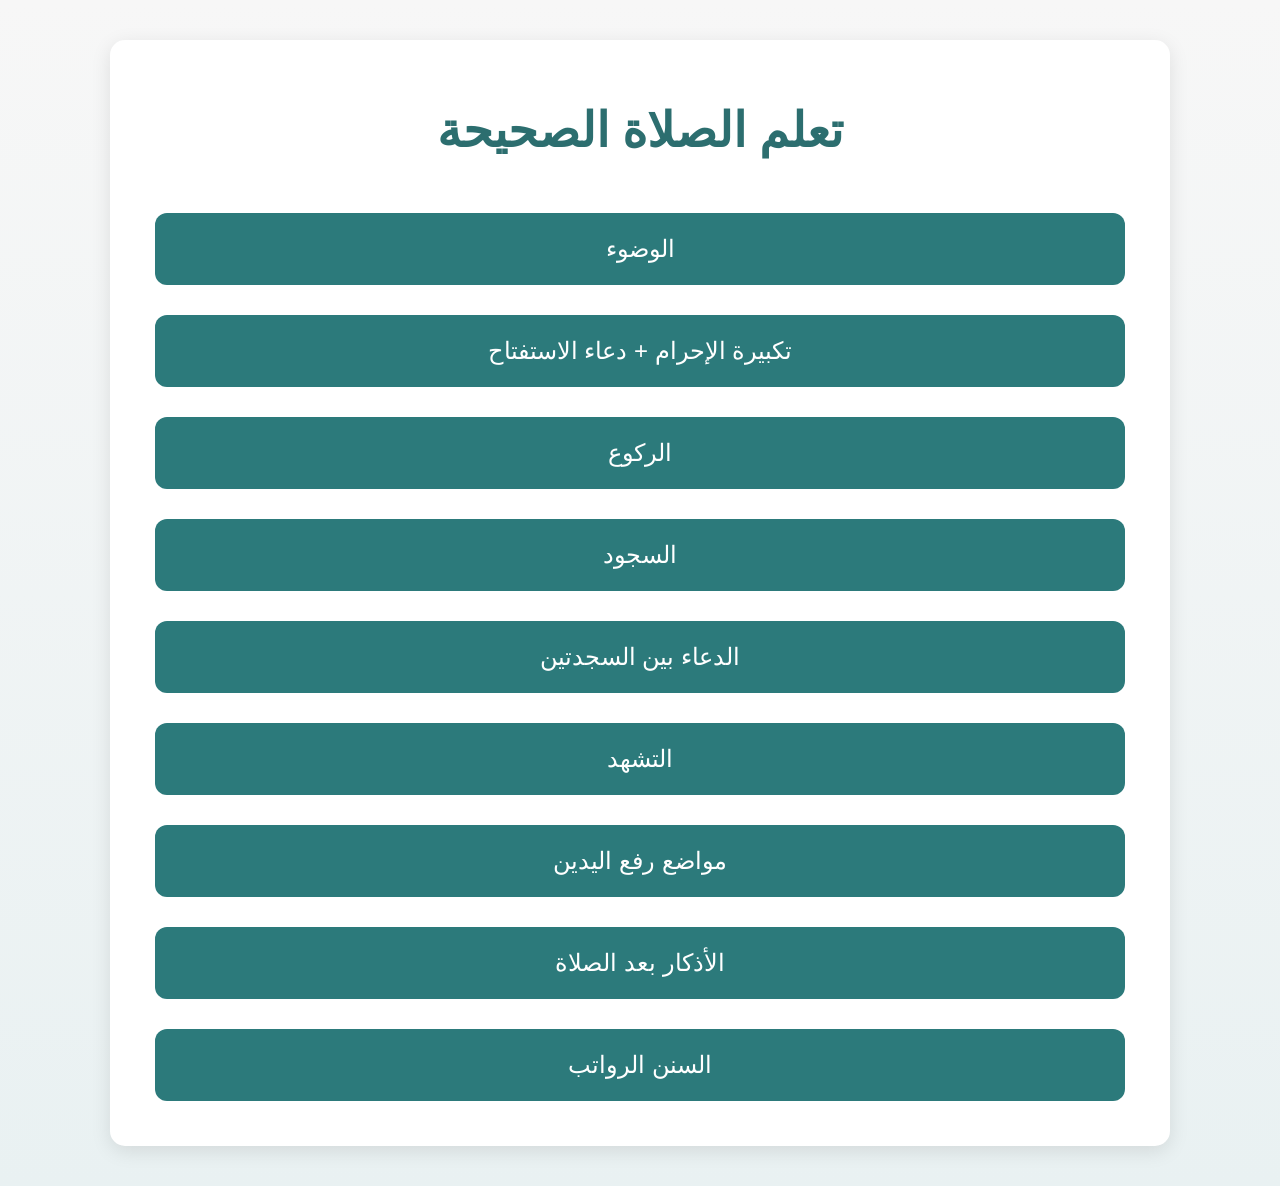
<file: index.html>
<!DOCTYPE html>
<html lang="ar" dir="rtl">
<head>
<meta charset="UTF-8">
<title>تعلم الصلاة الصحيحة</title>
<link rel="stylesheet" href="style.css">
</head>
<body>
<div class="container">
  <h1>تعلم الصلاة الصحيحة</h1>
  <div class="center">
    <a class="button" href="wudu.html">الوضوء</a>
    <a class="button" href="takbeer.html">تكبيرة الإحرام + دعاء الاستفتاح</a>
    <a class="button" href="rukoo.html">الركوع</a>
    <a class="button" href="sujood.html">السجود</a>
    <a class="button" href="between_sujood.html">الدعاء بين السجدتين</a>
    <a class="button" href="tashahhud.html">التشهد</a>
    <a class="button" href="raf3_al_yadayn.html">مواضع رفع اليدين</a>
    <a class="button" href="azkar.html">الأذكار بعد الصلاة</a>
    <a class="button" href="nawafel.html">السنن الرواتب</a>
  </div>
</div>
</body>
</html>
</file>
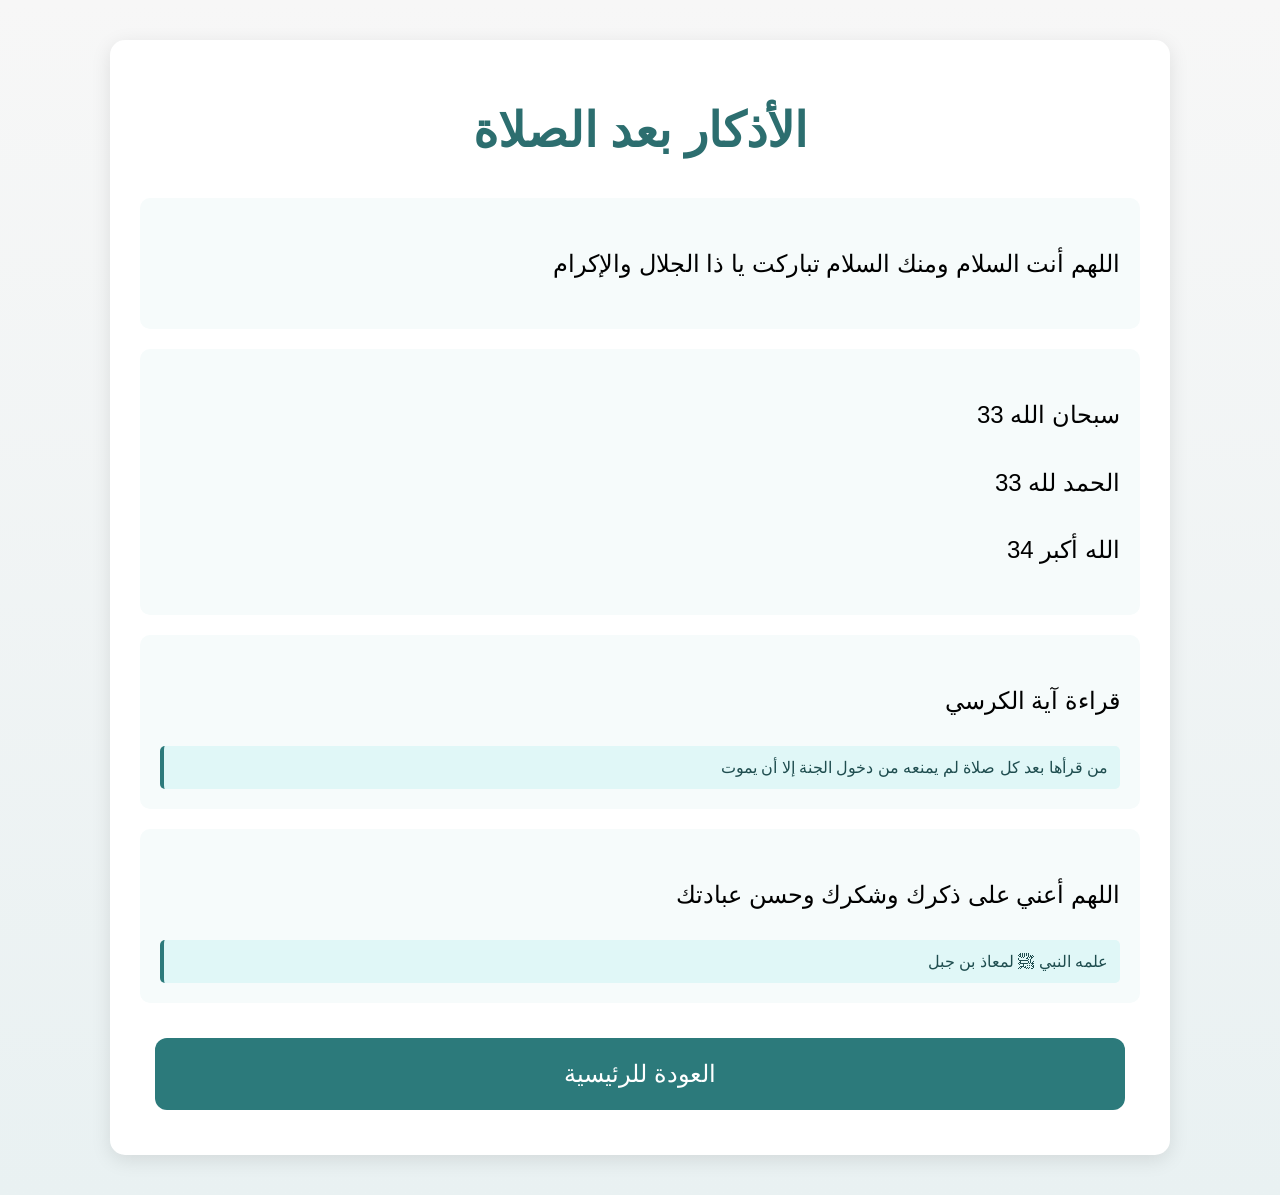
<file: azkar.html>
<!DOCTYPE html>
<html lang="ar" dir="rtl">
<head>
<meta charset="UTF-8">
<title>الأذكار بعد الصلاة</title>
<link rel="stylesheet" href="style.css">
</head>
<body>
<div class="container">
<h1>الأذكار بعد الصلاة</h1>

<div class="section">
<p>اللهم أنت السلام ومنك السلام تباركت يا ذا الجلال والإكرام</p>
</div>

<div class="section">
<p>سبحان الله 33</p>
<p>الحمد لله 33</p>
<p>الله أكبر 34</p>
</div>

<div class="section">
<p>قراءة آية الكرسي</p>

<div class="note">
من قرأها بعد كل صلاة لم يمنعه من دخول الجنة إلا أن يموت
</div>
</div>

<div class="section">
<p>اللهم أعني على ذكرك وشكرك وحسن عبادتك</p>

<div class="note">
علمه النبي ﷺ لمعاذ بن جبل
</div>
</div>

<div class="center">
<a class="button" href="index.html">العودة للرئيسية</a>
</div>

</div>
</body>
</html>
</file>
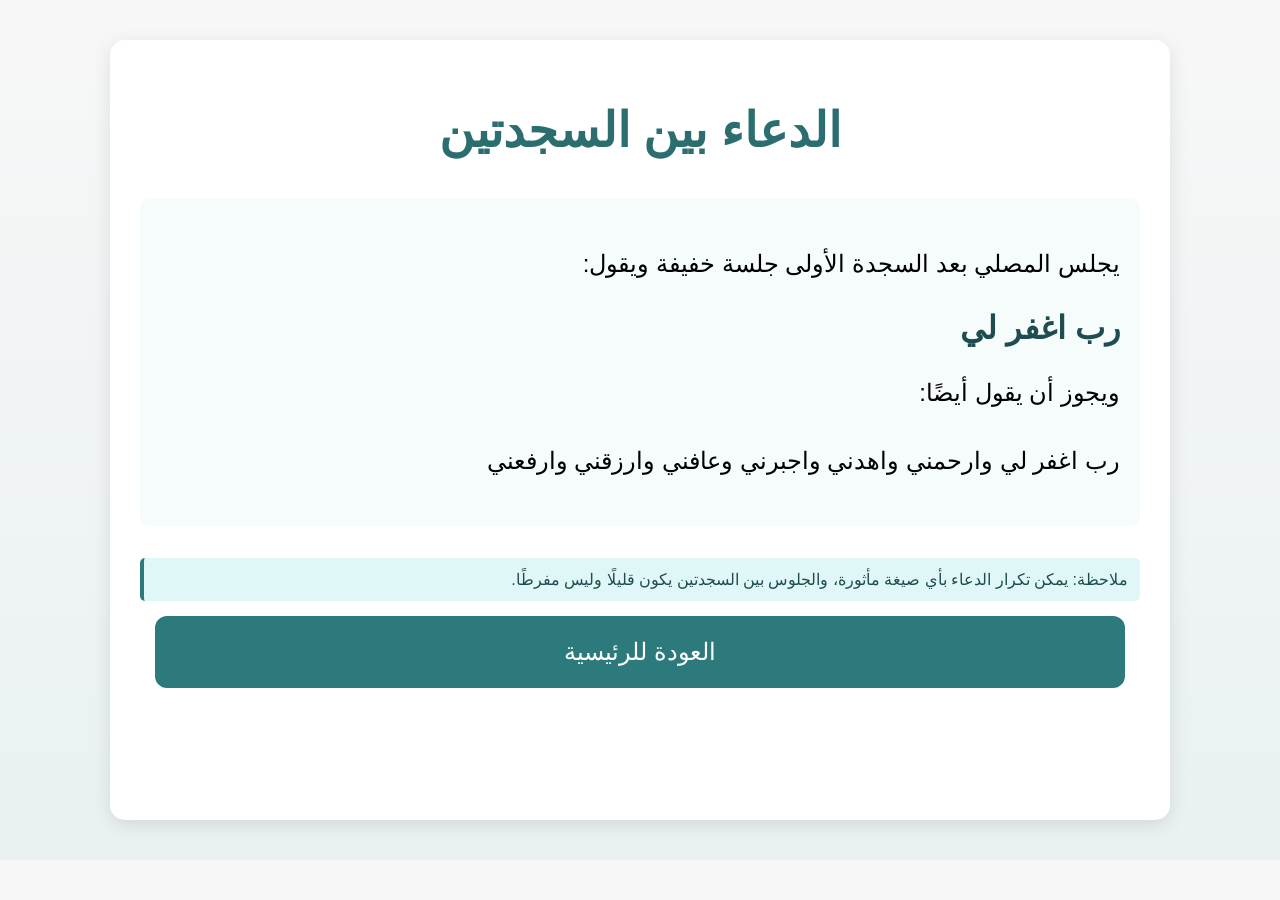
<file: between_sujood.html>
<!DOCTYPE html>
<html lang="ar" dir="rtl">
<head>
<meta charset="UTF-8">
<title>الدعاء بين السجدتين</title>
<link rel="stylesheet" href="style.css">
</head>
<body>
<div class="container">
<h1>الدعاء بين السجدتين</h1>

<div class="section">
<p>يجلس المصلي بعد السجدة الأولى جلسة خفيفة ويقول:</p>
<h2>رب اغفر لي</h2>
<p>ويجوز أن يقول أيضًا:</p>
<p>رب اغفر لي وارحمني واهدني واجبرني وعافني وارزقني وارفعني</p>
</div>

<div class="note">
ملاحظة: يمكن تكرار الدعاء بأي صيغة مأثورة، والجلوس بين السجدتين يكون قليلًا وليس مفرطًا.
</div>

<div class="center">
<a class="button" href="index.html">العودة للرئيسية</a>
</div>
</div>
</body>
</html>
</file>
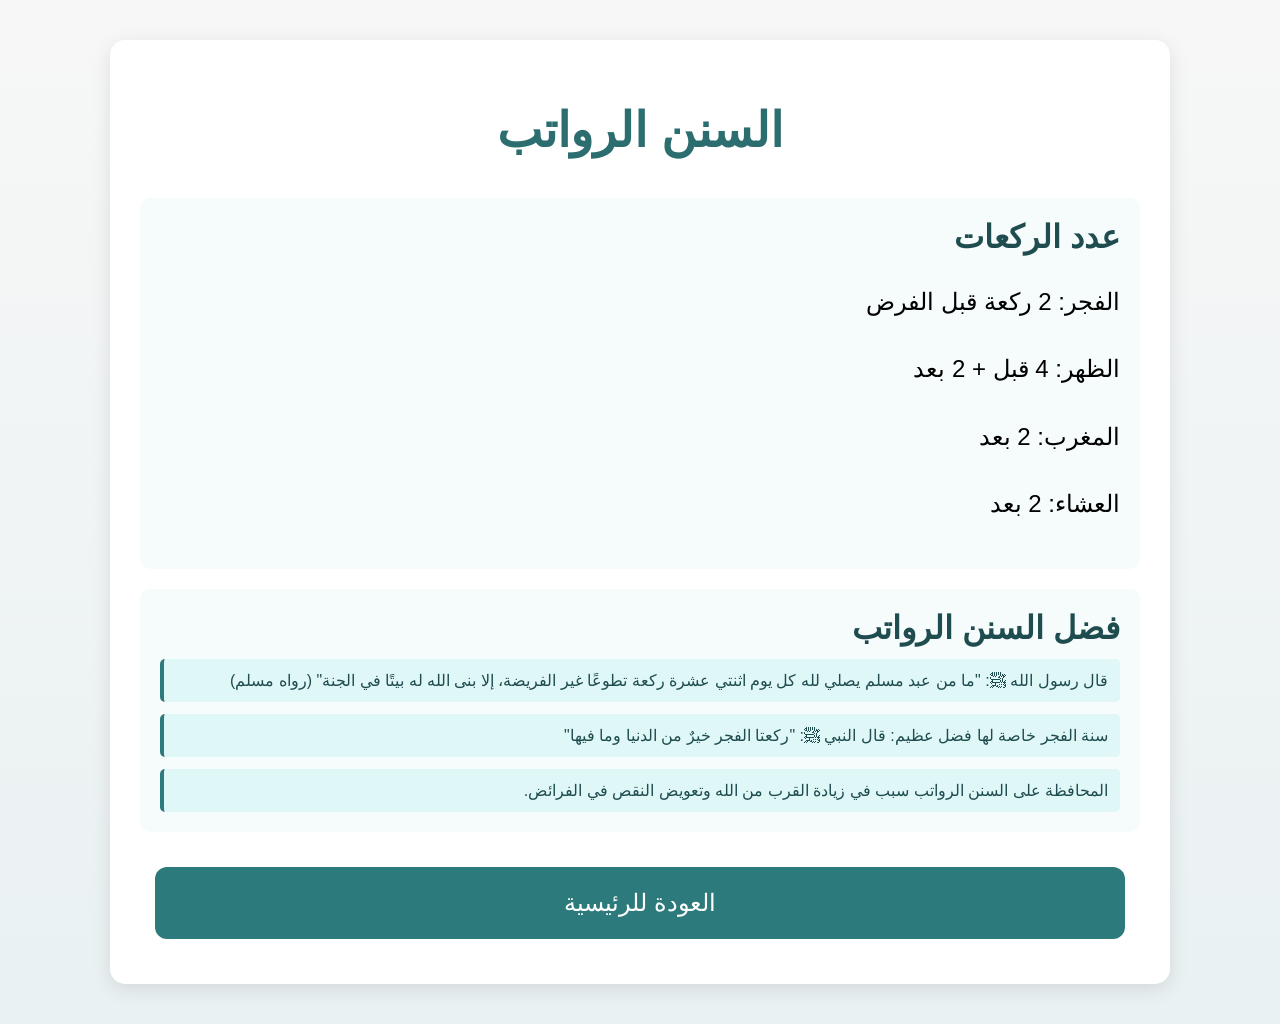
<file: nawafel.html>
<!DOCTYPE html>
<html lang="ar" dir="rtl">
<head>
<meta charset="UTF-8">
<title>السنن الرواتب</title>
<link rel="stylesheet" href="style.css">
</head>
<body>
<div class="container">
<h1>السنن الرواتب</h1>

<div class="section">
<h2>عدد الركعات</h2>

<p>الفجر: 2 ركعة قبل الفرض</p>
<p>الظهر: 4 قبل + 2 بعد</p>
<p>المغرب: 2 بعد</p>
<p>العشاء: 2 بعد</p>

</div>

<div class="section">
<h2>فضل السنن الرواتب</h2>

<div class="note">
قال رسول الله ﷺ:  
"ما من عبد مسلم يصلي لله كل يوم اثنتي عشرة ركعة تطوعًا غير الفريضة، إلا بنى الله له بيتًا في الجنة"  
(رواه مسلم)
</div>

<div class="note">
سنة الفجر خاصة لها فضل عظيم:  
قال النبي ﷺ:  
"ركعتا الفجر خيرٌ من الدنيا وما فيها"
</div>

<div class="note">
المحافظة على السنن الرواتب سبب في زيادة القرب من الله وتعويض النقص في الفرائض.
</div>

</div>

<div class="center">
<a class="button" href="index.html">العودة للرئيسية</a>
</div>

</div>
</body>
</html>
</file>
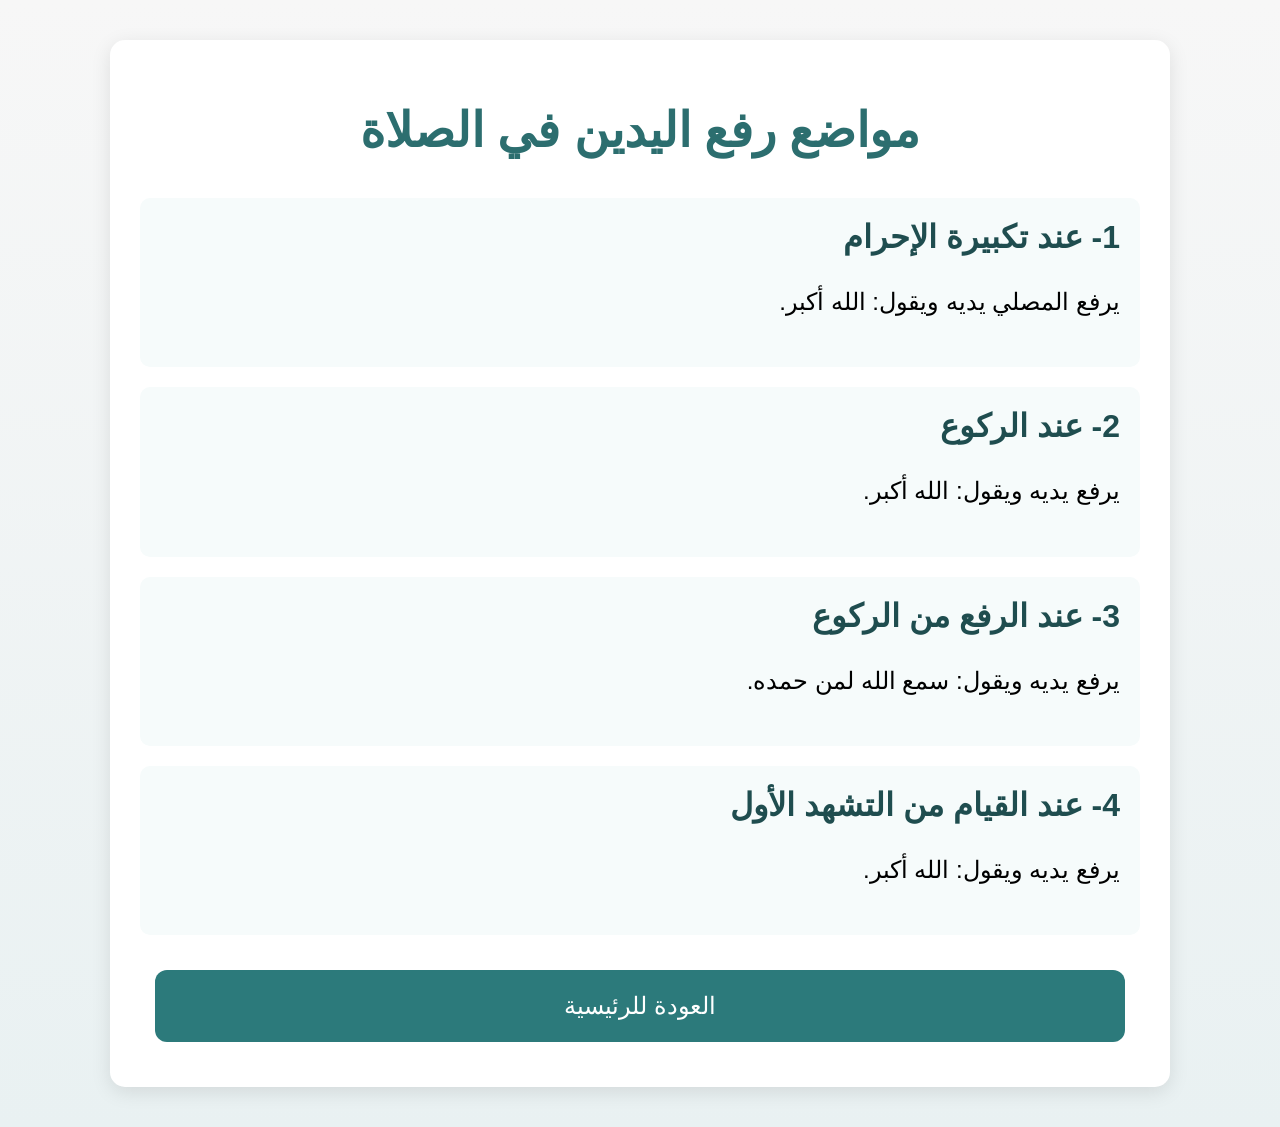
<file: raf3_al_yadayn.html>
<!DOCTYPE html>
<html lang="ar" dir="rtl">
<head>
<meta charset="UTF-8">
<title>مواضع رفع اليدين</title>
<link rel="stylesheet" href="style.css">
</head>
<body>
<div class="container">
<h1>مواضع رفع اليدين في الصلاة</h1>

<div class="section">
<h2>1- عند تكبيرة الإحرام</h2>
<p>يرفع المصلي يديه ويقول: الله أكبر.</p>
</div>

<div class="section">
<h2>2- عند الركوع</h2>
<p>يرفع يديه ويقول: الله أكبر.</p>
</div>

<div class="section">
<h2>3- عند الرفع من الركوع</h2>
<p>يرفع يديه ويقول: سمع الله لمن حمده.</p>
</div>

<div class="section">
<h2>4- عند القيام من التشهد الأول</h2>
<p>يرفع يديه ويقول: الله أكبر.</p>
</div>

<div class="center">
<a class="button" href="index.html">العودة للرئيسية</a>
</div>
</div>
</body>
</html>
</file>
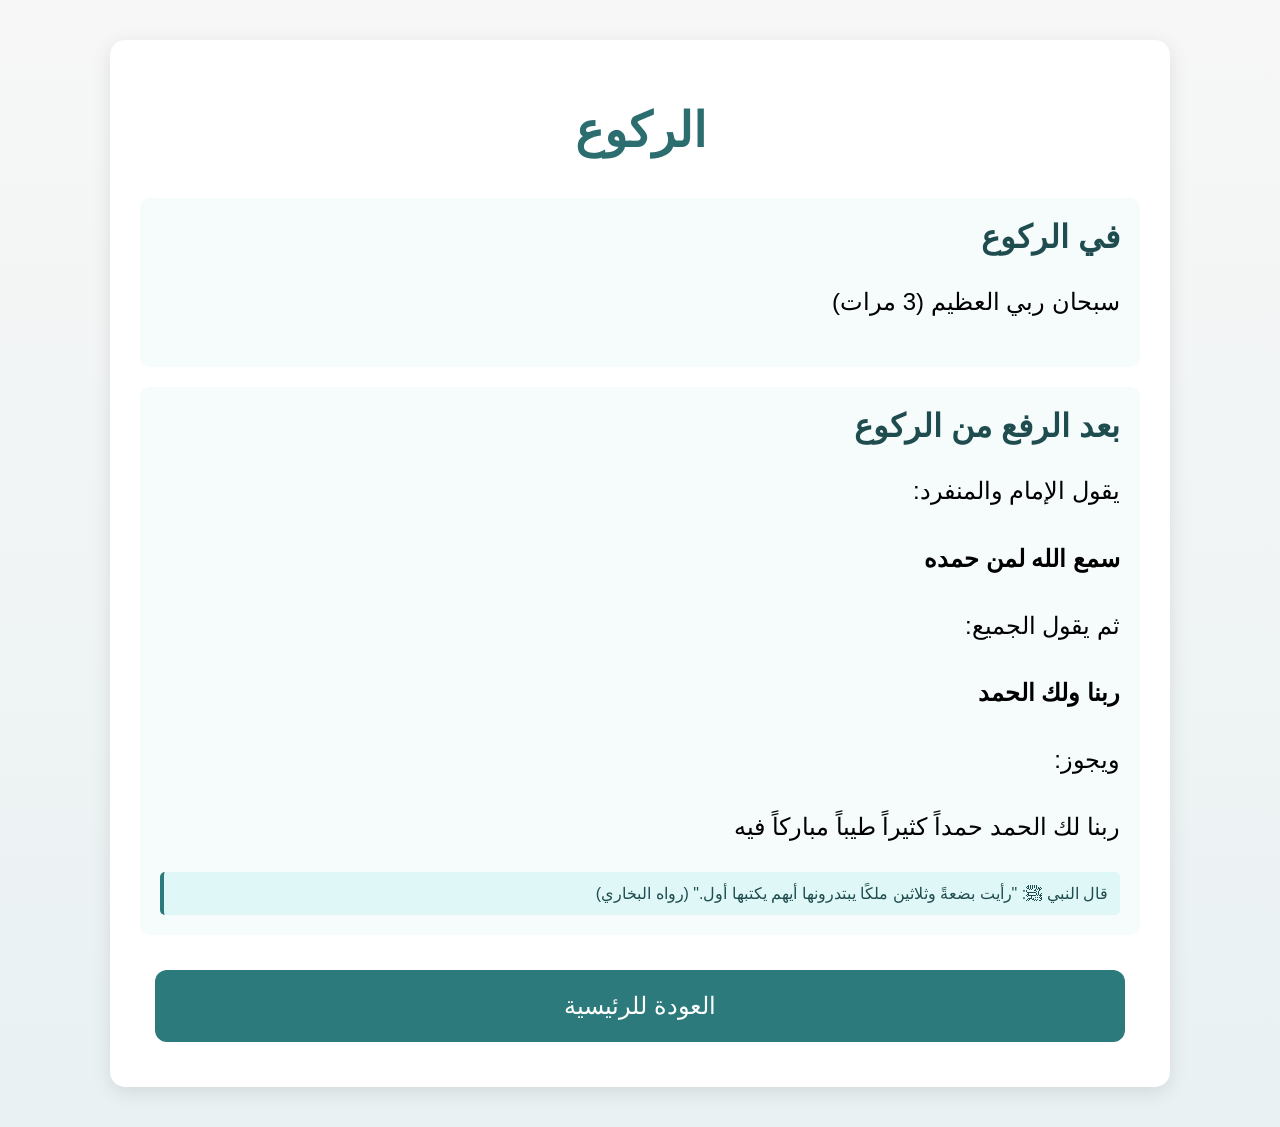
<file: rukoo.html>
<!DOCTYPE html>
<html lang="ar" dir="rtl">
<head>
<meta charset="UTF-8">
<title>الركوع</title>
<link rel="stylesheet" href="style.css">
</head>
<body>
<div class="container">
<h1>الركوع</h1>

<div class="section">
<h2>في الركوع</h2>
<p>سبحان ربي العظيم (3 مرات)</p>
</div>

<div class="section">
<h2>بعد الرفع من الركوع</h2>

<p>يقول الإمام والمنفرد:</p>
<p><strong>سمع الله لمن حمده</strong></p>

<p>ثم يقول الجميع:</p>
<p><strong>ربنا ولك الحمد</strong></p>

<p>ويجوز:</p>
<p>ربنا لك الحمد حمداً كثيراً طيباً مباركاً فيه</p>

<div class="note">
قال النبي ﷺ:  
"رأيت بضعةً وثلاثين ملكًا يبتدرونها أيهم يكتبها أول."  
(رواه البخاري)
</div>

</div>

<div class="center">
<a class="button" href="index.html">العودة للرئيسية</a>
</div>

</div>
</body>
</html>
</file>
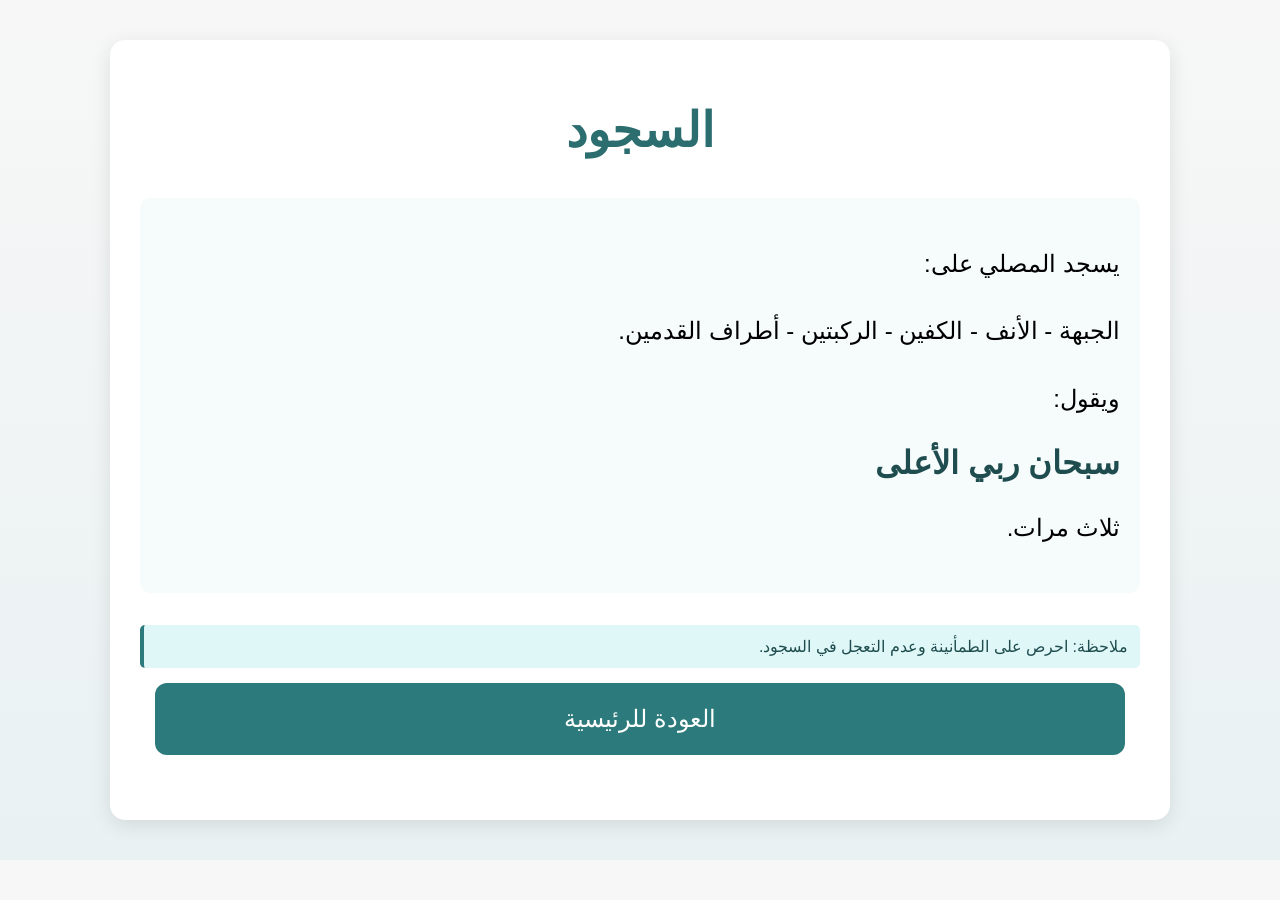
<file: sujood.html>
<!DOCTYPE html>
<html lang="ar" dir="rtl">
<head>
<meta charset="UTF-8">
<title>السجود</title>
<link rel="stylesheet" href="style.css">
</head>
<body>
<div class="container">
<h1>السجود</h1>

<div class="section">
<p>يسجد المصلي على:</p>
<p>الجبهة - الأنف - الكفين - الركبتين - أطراف القدمين.</p>
<p>ويقول:</p>
<h2>سبحان ربي الأعلى</h2>
<p>ثلاث مرات.</p>
</div>

<div class="note">
ملاحظة: احرص على الطمأنينة وعدم التعجل في السجود.
</div>

<div class="center">
<a class="button" href="index.html">العودة للرئيسية</a>
</div>
</div>
</body>
</html>
</file>
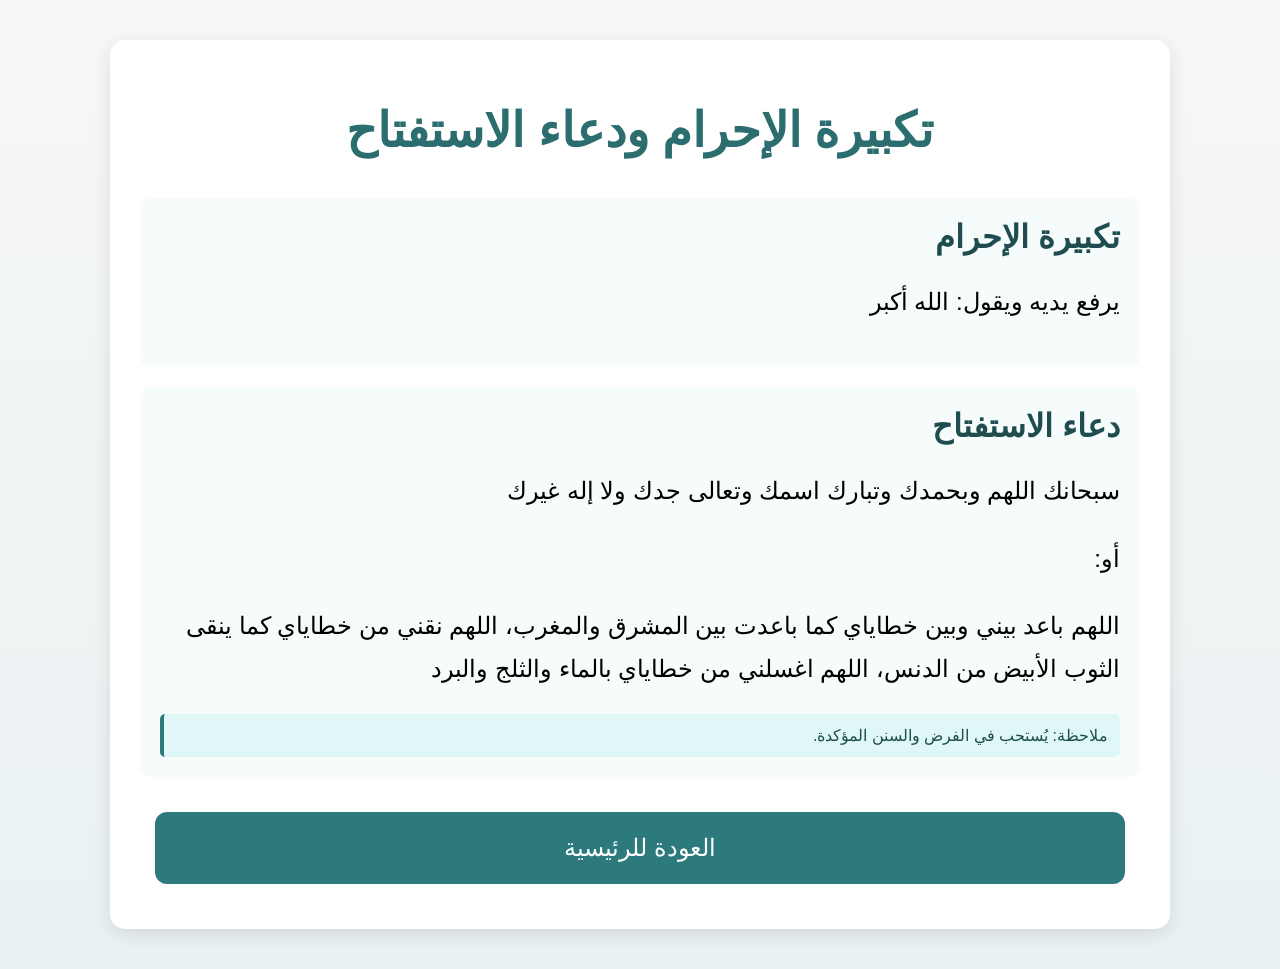
<file: takbeer.html>
<!DOCTYPE html>
<html lang="ar" dir="rtl">
<head>
<meta charset="UTF-8">
<title>تكبيرة الإحرام</title>
<link rel="stylesheet" href="style.css">
</head>
<body>
<div class="container">
<h1>تكبيرة الإحرام ودعاء الاستفتاح</h1>

<div class="section">
<h2>تكبيرة الإحرام</h2>
<p>يرفع يديه ويقول: الله أكبر</p>
</div>

<div class="section">
<h2>دعاء الاستفتاح</h2>

<p>سبحانك اللهم وبحمدك وتبارك اسمك وتعالى جدك ولا إله غيرك</p>

<p>أو:</p>

<p>
اللهم باعد بيني وبين خطاياي كما باعدت بين المشرق والمغرب،
اللهم نقني من خطاياي كما ينقى الثوب الأبيض من الدنس،
اللهم اغسلني من خطاياي بالماء والثلج والبرد
</p>

<div class="note">
ملاحظة: يُستحب في الفرض والسنن المؤكدة.
</div>
</div>

<div class="center">
<a class="button" href="index.html">العودة للرئيسية</a>
</div>

</div>
</body>
</html>
</file>
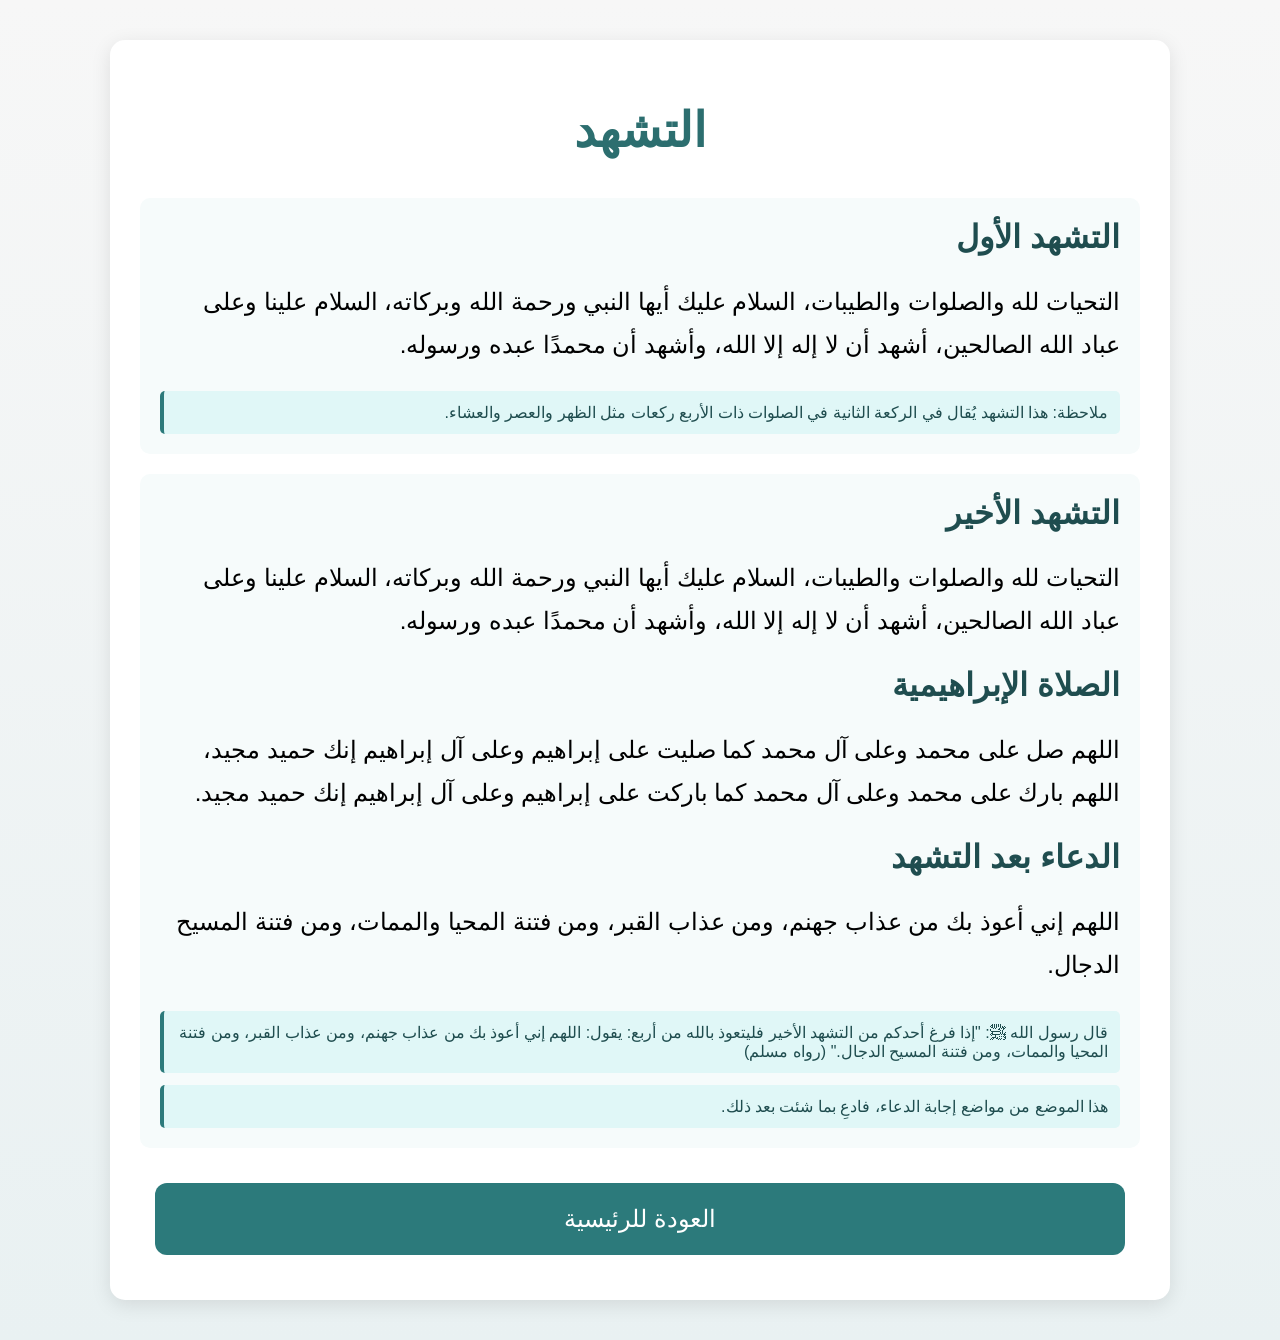
<file: tashahhud.html>
<!DOCTYPE html>
<html lang="ar" dir="rtl">
<head>
<meta charset="UTF-8">
<title>التشهد</title>
<link rel="stylesheet" href="style.css">
</head>
<body>
<div class="container">
<h1>التشهد</h1>

<!-- التشهد الأول -->
<div class="section">
<h2>التشهد الأول</h2>

<p>
التحيات لله والصلوات والطيبات،  
السلام عليك أيها النبي ورحمة الله وبركاته،  
السلام علينا وعلى عباد الله الصالحين،  
أشهد أن لا إله إلا الله،  
وأشهد أن محمدًا عبده ورسوله.
</p>

<div class="note">
ملاحظة: هذا التشهد يُقال في الركعة الثانية في الصلوات ذات الأربع ركعات مثل الظهر والعصر والعشاء.
</div>
</div>

<!-- التشهد الأخير -->
<div class="section">
<h2>التشهد الأخير</h2>

<p>
التحيات لله والصلوات والطيبات،  
السلام عليك أيها النبي ورحمة الله وبركاته،  
السلام علينا وعلى عباد الله الصالحين،  
أشهد أن لا إله إلا الله،  
وأشهد أن محمدًا عبده ورسوله.
</p>

<h2>الصلاة الإبراهيمية</h2>

<p>
اللهم صل على محمد وعلى آل محمد كما صليت على إبراهيم وعلى آل إبراهيم إنك حميد مجيد،  
اللهم بارك على محمد وعلى آل محمد كما باركت على إبراهيم وعلى آل إبراهيم إنك حميد مجيد.
</p>

<h2>الدعاء بعد التشهد</h2>

<p>
اللهم إني أعوذ بك من عذاب جهنم،  
ومن عذاب القبر،  
ومن فتنة المحيا والممات،  
ومن فتنة المسيح الدجال.
</p>

<div class="note">
قال رسول الله ﷺ:  
"إذا فرغ أحدكم من التشهد الأخير فليتعوذ بالله من أربع:  
يقول: اللهم إني أعوذ بك من عذاب جهنم،  
ومن عذاب القبر،  
ومن فتنة المحيا والممات،  
ومن فتنة المسيح الدجال."  
(رواه مسلم)
</div>

<div class="note">
هذا الموضع من مواضع إجابة الدعاء، فادعِ بما شئت بعد ذلك.
</div>

</div>

<div class="center">
<a class="button" href="index.html">العودة للرئيسية</a>
</div>

</div>
</body>
</html>
</file>
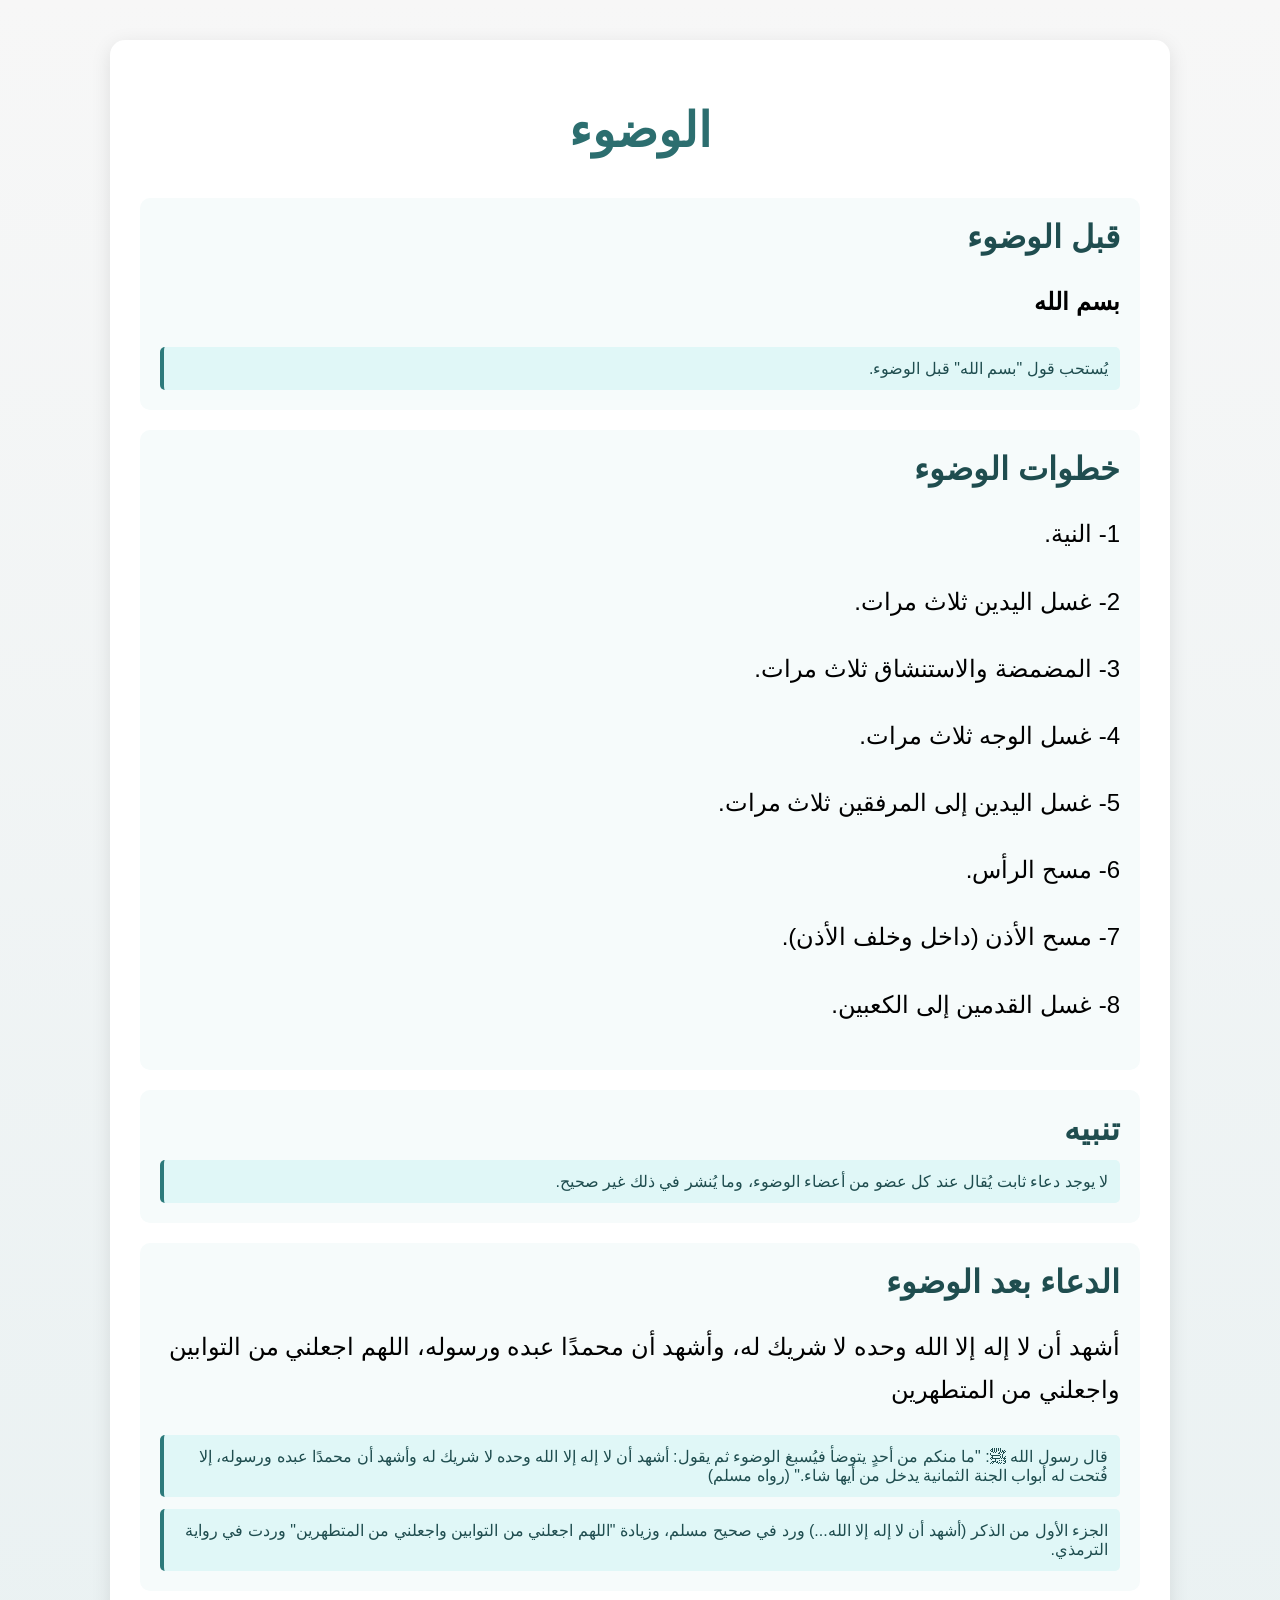
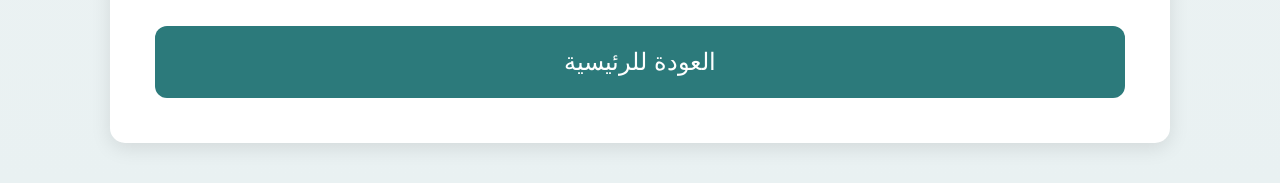
<file: wudu.html>
<!DOCTYPE html>
<html lang="ar" dir="rtl">
<head>
<meta charset="UTF-8">
<title>الوضوء</title>
<link rel="stylesheet" href="style.css">
</head>
<body>
<div class="container">
<h1>الوضوء</h1>

<!-- قبل الوضوء -->
<div class="section">
<h2>قبل الوضوء</h2>
<p><strong>بسم الله</strong></p>

<div class="note">
يُستحب قول "بسم الله" قبل الوضوء.
</div>
</div>

<!-- خطوات الوضوء -->
<div class="section">
<h2>خطوات الوضوء</h2>
<p>1- النية.</p>
<p>2- غسل اليدين ثلاث مرات.</p>
<p>3- المضمضة والاستنشاق ثلاث مرات.</p>
<p>4- غسل الوجه ثلاث مرات.</p>
<p>5- غسل اليدين إلى المرفقين ثلاث مرات.</p>
<p>6- مسح الرأس.</p>
<p>7- مسح الأذن (داخل وخلف الأذن).</p>
<p>8- غسل القدمين إلى الكعبين.</p>
</div>

<!-- تنبيه مهم -->
<div class="section">
<h2>تنبيه</h2>
<div class="note">
لا يوجد دعاء ثابت يُقال عند كل عضو من أعضاء الوضوء، وما يُنشر في ذلك غير صحيح.
</div>
</div>

<!-- بعد الوضوء -->
<div class="section">
<h2>الدعاء بعد الوضوء</h2>

<p>
أشهد أن لا إله إلا الله وحده لا شريك له،  
وأشهد أن محمدًا عبده ورسوله،  
اللهم اجعلني من التوابين واجعلني من المتطهرين
</p>

<div class="note">
قال رسول الله ﷺ:  
"ما منكم من أحدٍ يتوضأ فيُسبغ الوضوء ثم يقول: أشهد أن لا إله إلا الله وحده لا شريك له وأشهد أن محمدًا عبده ورسوله، إلا فُتحت له أبواب الجنة الثمانية يدخل من أيها شاء."  
(رواه مسلم)
</div>

<!-- ✅ الإضافة الجديدة -->
<div class="note">
الجزء الأول من الذكر (أشهد أن لا إله إلا الله...) ورد في صحيح مسلم،  
وزيادة "اللهم اجعلني من التوابين واجعلني من المتطهرين" وردت في رواية الترمذي.
</div>

</div>

<div class="center">
<a class="button" href="index.html">العودة للرئيسية</a>
</div>

</div>
</body>
</html>
</file>
<file: style.css>
body{
  font-family:"Tahoma", Arial;
  background:linear-gradient(#f7f7f7,#e9f1f2);
  margin:0;
  padding:0;
}

.container{
  max-width:1000px;
  width:90%;          
  min-height:80vh;    
  margin:40px auto;   
  background:white;
  padding:30px;
  border-radius:15px;
  box-shadow:0 5px 20px rgba(0,0,0,0.1);
  display:flex;
  flex-direction:column;
  justify-content:flex-start;
}

h1{
  text-align:center;
  color:#2c6e6f;
  margin-bottom:40px;
  font-size:48px; /* كبير للابتوب والموبايل */
}

.section{
  margin-bottom:20px;
  padding:20px;
  background:#f6fbfb;
  border-radius:10px;
}

.section h2{
  margin:0 0 12px 0;
  color:#1f4d4f;
  font-size:32px; /* كبير وواضح */
}

p{
  font-size:24px; /* كبير وواضح */
  line-height:1.8;
}

.button{
  display:inline-block;
  margin:15px;
  padding:22px 35px;
  background:#2c7a7b;
  color:white;
  text-decoration:none;
  border-radius:12px;
  font-size:24px; /* كبير وواضح */
  transition:0.3s;
  text-align:center;
  width:90%;
}

.button:hover{
  background:#205c5d;
}

.center{
  display:flex;
  flex-direction:column;
  align-items:center;
  justify-content:space-around;
  height:80%; 
}

.note{
  margin-top:12px;
  padding:12px;
  background:#e0f7f7;
  border-left:4px solid #2c7a7b;
  border-radius:5px;
  color:#1f4d4f;
}

/* تحسين الموبايل فقط */
@media screen and (max-width: 600px){
  h1{ font-size:36px; }
  h2{ font-size:24px; }
  p{ font-size:20px; line-height:1.6; }
  .button{ font-size:20px; padding:15px 20px; width:95%; }
  .container{ padding:20px; margin:20px auto; }
}
</file>
